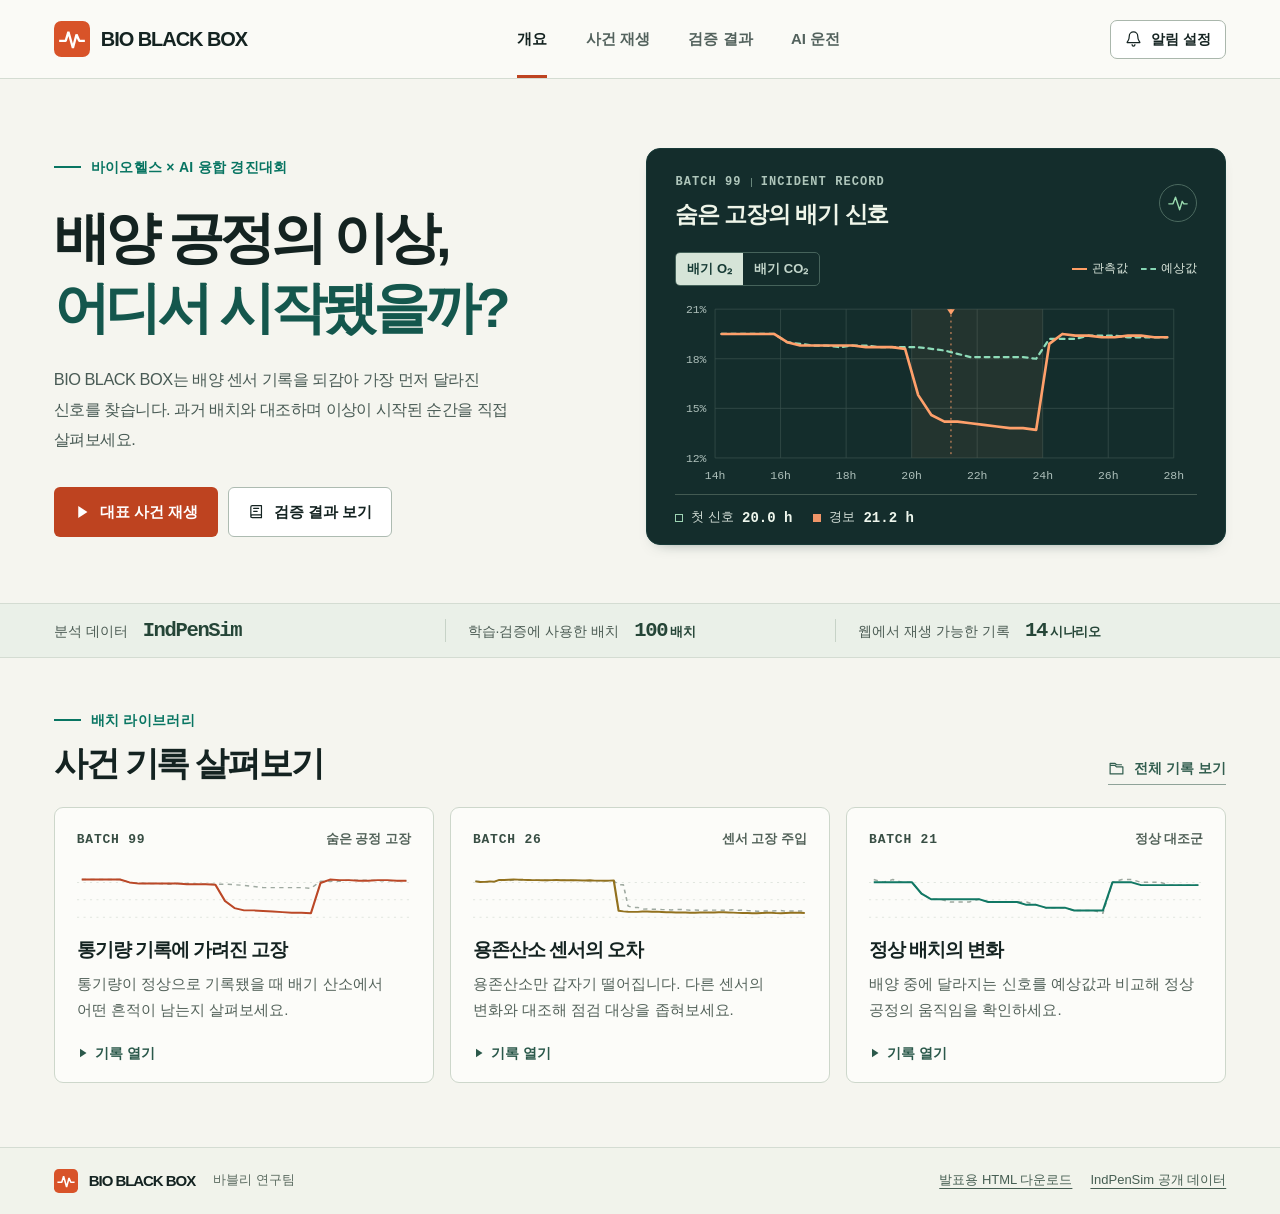
<file: index.html>
<!doctype html><html lang="ko"><head><meta charset="utf-8"><meta name="viewport" content="width=device-width, initial-scale=1"><meta name="theme-color" content="#f5f5ef"><title>BIO BLACK BOX · 배양 공정 분석실</title><meta name="description" content="발효 배치의 센서 기록을 재생하고, 첫 이상 신호를 추적하는 바블리 팀의 바이오 공정 분석실."><link rel="icon" href="./icon.svg" type="image/svg+xml"><link rel="stylesheet" href="./site.css"><link rel="stylesheet" href="./replay.css"><link rel="stylesheet" href="./evidence.css"><link rel="stylesheet" href="./control.css"><script src="./replay.js" defer></script><script src="./control.js" defer></script><script src="./site.js" defer></script></head><body>
<a class="skip" href="#main" id="skip">본문으로 이동</a>
<header class="mast"><div class="wrap mast-row"><a class="brand" href="#home" aria-label="BIO BLACK BOX 홈"><svg class="logo-mark" viewBox="0 0 40 40" aria-hidden="true"><rect width="40" height="40" rx="8" fill="#d85329"/><path d="M7 22h6l3-10 5 18 4-15 3 7h5" fill="none" stroke="#fff" stroke-linecap="square" stroke-width="2.6" stroke-linejoin="bevel"/></svg><span>BIO BLACK BOX</span></a><nav aria-label="주 메뉴" class="nav" id="nav"><a href="#home" data-route="home">개요</a><a href="#replay" data-route="replay">사건 재생</a><a href="#evidence" data-route="evidence">검증 결과</a><a href="#pilot" data-route="pilot">AI 운전</a></nav><div class="head-actions"><a class="notify-link" href="#notify" data-route="notify"><svg aria-hidden="true" viewBox="0 0 24 24" width="20" height="20" fill="none" stroke="currentColor" stroke-width="1.7" stroke-linecap="round" stroke-linejoin="round"><path d="M18 8a6 6 0 0 0-12 0c0 7-3 7-3 9h18c0-2-3-2-3-9ZM10 20a2 2 0 0 0 4 0"/></svg><span>알림 설정</span></a><button type="button" id="menu-toggle" aria-label="메뉴 열기" aria-expanded="false" aria-controls="nav"><svg aria-hidden="true" viewBox="0 0 24 24" width="20" height="20" fill="none" stroke="currentColor" stroke-width="1.7" stroke-linecap="round" stroke-linejoin="round"><path d="M3 6h18M3 12h18M3 18h18"/></svg></button></div></div></header>
<main id="main" tabindex="-1"><section class="view" id="home">
<div class="wrap hero"><div class="hero-copy"><p class="eyebrow"><span></span>바이오헬스 × AI 융합 경진대회</p><h1>배양 공정의 이상,<br><strong>어디서 시작됐을까?</strong></h1><p class="hero-desc">BIO BLACK BOX는 배양 센서 기록을 되감아 가장 먼저 달라진 신호를 찾습니다. 과거 배치와 대조하며 이상이 시작된 순간을 직접 살펴보세요.</p><div class="hero-actions"><a class="action primary" href="#guided"><svg aria-hidden="true" viewBox="0 0 24 24" width="20" height="20" fill="none" stroke="currentColor" stroke-width="1.7" stroke-linecap="round" stroke-linejoin="round"><path d="M6 3.5v17l13-8.5z" fill="currentColor" stroke="none"/></svg>대표 사건 재생</a><a class="action secondary" href="#evidence"><svg aria-hidden="true" viewBox="0 0 24 24" width="20" height="20" fill="none" stroke="currentColor" stroke-width="1.7" stroke-linecap="round" stroke-linejoin="round"><path d="M4 19V5a2 2 0 0 1 2-2h13v17H6a2 2 0 0 1-2-2c0-1 .9-2 2-2h13M8 7h7m-7 4h5"/></svg>검증 결과 보기</a></div></div>
<figure class="console"><div class="console-title"><div><div class="console-label">BATCH 99 <i></i> INCIDENT RECORD</div><figcaption>숨은 고장의 배기 신호</figcaption></div><span class="console-icon"><svg aria-hidden="true" viewBox="0 0 24 24" width="20" height="20" fill="none" stroke="currentColor" stroke-width="1.7" stroke-linecap="round" stroke-linejoin="round"><path d="M1 13h5l3-8 5 15 3-10 2 3h4"/></svg></span></div><div class="chart-tools"><div class="plot-switch" role="group" aria-label="그래프 신호"><button data-gas="oxygen" aria-pressed="true">배기 O₂</button><button data-gas="carbon" aria-pressed="false">배기 CO₂</button></div><div class="legend"><span><i></i>관측값</span><span><i></i>예상값</span></div></div><div id="oxygen" class="hero-plot"><svg class="mainplot" role="img" aria-label="배치 99의 배기 가스 기록, 14시간부터 28시간까지. 20시간 이후 관측값과 예상값이 갈라지며 21.2시간에 경보 발생." viewBox="0 0 547 210"><g class="grid"><line x1="42" y1="174.00" x2="523" y2="174.00"/><text class="value" x="33" y="178.00" text-anchor="end">12%</text><line x1="42" y1="122.00" x2="523" y2="122.00"/><text class="value" x="33" y="126.00" text-anchor="end">15%</text><line x1="42" y1="70.00" x2="523" y2="70.00"/><text class="value" x="33" y="74.00" text-anchor="end">18%</text><line x1="42" y1="18.00" x2="523" y2="18.00"/><text class="value" x="33" y="22.00" text-anchor="end">21%</text><line x1="42.00" y1="18" x2="42.00" y2="174"/><text class="value" x="42.00" y="196" text-anchor="middle">14h</text><line x1="110.71" y1="18" x2="110.71" y2="174"/><text class="value" x="110.71" y="196" text-anchor="middle">16h</text><line x1="179.43" y1="18" x2="179.43" y2="174"/><text class="value" x="179.43" y="196" text-anchor="middle">18h</text><line x1="248.14" y1="18" x2="248.14" y2="174"/><text class="value" x="248.14" y="196" text-anchor="middle">20h</text><line x1="316.86" y1="18" x2="316.86" y2="174"/><text class="value" x="316.86" y="196" text-anchor="middle">22h</text><line x1="385.57" y1="18" x2="385.57" y2="174"/><text class="value" x="385.57" y="196" text-anchor="middle">24h</text><line x1="454.29" y1="18" x2="454.29" y2="174"/><text class="value" x="454.29" y="196" text-anchor="middle">26h</text><line x1="523.00" y1="18" x2="523.00" y2="174"/><text class="value" x="523.00" y="196" text-anchor="middle">28h</text></g><path class="window" d="M248.14,18H385.57V174H248.14Z"/><polyline class="expected" points="48.87,44.00 62.61,44.00 76.36,44.00 90.10,44.00 103.84,44.00 117.59,52.67 131.33,54.40 145.07,56.13 158.81,56.13 172.56,57.87 186.30,56.13 200.04,56.13 213.79,57.87 227.53,57.87 241.27,57.87 255.01,57.87 268.76,59.60 282.50,61.33 296.24,64.80 309.99,68.27 323.73,68.27 337.47,68.27 351.21,68.27 364.96,68.27 378.70,70.00 392.44,49.20 406.19,49.20 419.93,49.20 433.67,45.73 447.41,45.73 461.16,45.73 474.90,47.47 488.64,47.47 502.39,47.47 516.13,47.47"/><polyline class="observed" points="48.87,44.00 62.61,44.00 76.36,44.00 90.10,44.00 103.84,44.00 117.59,52.67 131.33,56.13 145.07,56.13 158.81,56.13 172.56,56.13 186.30,56.13 200.04,57.87 213.79,57.87 227.53,57.87 241.27,59.60 255.01,108.13 268.76,128.93 282.50,135.87 296.24,135.87 309.99,137.60 323.73,139.33 337.47,141.07 351.21,142.80 364.96,142.80 378.70,144.53 392.44,54.40 406.19,44.00 419.93,45.73 433.67,45.73 447.41,47.47 461.16,47.47 474.90,45.73 488.64,45.73 502.39,47.47 516.13,47.47"/><line class="eventline" x1="289.37" x2="289.37" y1="18" y2="174"/><path class="pin" d="M285.37,18 h8 l-4,6z"/></svg></div><div id="carbon" class="hero-plot" hidden><svg class="mainplot" role="img" aria-label="배치 99의 배기 가스 기록, 14시간부터 28시간까지. 20시간 이후 관측값과 예상값이 갈라지며 21.2시간에 경보 발생." viewBox="0 0 547 210"><g class="grid"><line x1="42" y1="174.00" x2="523" y2="174.00"/><text class="value" x="33" y="178.00" text-anchor="end">0%</text><line x1="42" y1="96.00" x2="523" y2="96.00"/><text class="value" x="33" y="100.00" text-anchor="end">1%</text><line x1="42" y1="18.00" x2="523" y2="18.00"/><text class="value" x="33" y="22.00" text-anchor="end">2%</text><line x1="42.00" y1="18" x2="42.00" y2="174"/><text class="value" x="42.00" y="196" text-anchor="middle">14h</text><line x1="110.71" y1="18" x2="110.71" y2="174"/><text class="value" x="110.71" y="196" text-anchor="middle">16h</text><line x1="179.43" y1="18" x2="179.43" y2="174"/><text class="value" x="179.43" y="196" text-anchor="middle">18h</text><line x1="248.14" y1="18" x2="248.14" y2="174"/><text class="value" x="248.14" y="196" text-anchor="middle">20h</text><line x1="316.86" y1="18" x2="316.86" y2="174"/><text class="value" x="316.86" y="196" text-anchor="middle">22h</text><line x1="385.57" y1="18" x2="385.57" y2="174"/><text class="value" x="385.57" y="196" text-anchor="middle">24h</text><line x1="454.29" y1="18" x2="454.29" y2="174"/><text class="value" x="454.29" y="196" text-anchor="middle">26h</text><line x1="523.00" y1="18" x2="523.00" y2="174"/><text class="value" x="523.00" y="196" text-anchor="middle">28h</text></g><path class="window" d="M248.14,18H385.57V174H248.14Z"/><polyline class="expected" points="48.87,140.23 62.61,139.21 76.36,138.20 90.10,137.26 103.84,136.25 117.59,135.16 131.33,133.60 145.07,132.27 158.81,130.40 172.56,128.76 186.30,127.20 200.04,125.72 213.79,124.24 227.53,122.68 241.27,120.96 255.01,131.10 268.76,129.70 282.50,129.54 296.24,95.77 309.99,93.35 323.73,89.60 337.47,85.94 351.21,76.11 364.96,73.85 378.70,71.20 392.44,68.78 406.19,66.20 419.93,64.88 433.67,110.59 447.41,110.82 461.16,110.43 474.90,109.65 488.64,108.95 502.39,108.40 516.13,107.78"/><polyline class="observed" points="48.87,140.30 62.61,139.29 76.36,138.35 90.10,137.34 103.84,136.33 117.59,135.23 131.33,133.67 145.07,132.11 158.81,130.55 172.56,128.99 186.30,127.43 200.04,125.87 213.79,124.31 227.53,122.68 241.27,121.12 255.01,69.56 268.76,59.26 282.50,53.72 296.24,48.65 309.99,43.66 323.73,38.67 337.47,33.60 351.21,28.53 364.96,23.46 378.70,18.47 392.44,108.01 406.19,113.00 419.93,112.38 433.67,111.76 447.41,111.05 461.16,110.43 474.90,109.81 488.64,109.10 502.39,108.48 516.13,107.93"/><line class="eventline" x1="289.37" x2="289.37" y1="18" y2="174"/><path class="pin" d="M285.37,18 h8 l-4,6z"/></svg></div><div class="console-bottom"><div><span class="status-line"></span>첫 신호 <b>20.0 h</b></div><div><span class="status-line orange"></span>경보 <b>21.2 h</b></div></div></figure></div>
<div class="facts-band"><div class="wrap facts">
<div><span>분석 데이터</span><b>IndPenSim</b></div><div><span>학습·검증에 사용한 배치</span><b>100<small> 배치</small></b></div><div><span>웹에서 재생 가능한 기록</span><b>14<small> 시나리오</small></b></div></div></div>
<div class="wrap cases"><div class="section-heading"><div><p class="eyebrow"><span></span>배치 라이브러리</p><h2>사건 기록 살펴보기</h2></div><a class="text-action" href="#replay"><svg aria-hidden="true" viewBox="0 0 24 24" width="20" height="20" fill="none" stroke="currentColor" stroke-width="1.7" stroke-linecap="round" stroke-linejoin="round"><path d="M3 7h7l2 2h9v10H3zM3 7V4h7l2 2h7"/></svg>전체 기록 보기</a></div><div class="case-grid"><a class="case" href="#replay/hidden99"><div class="case-top"><span class="batch-tag">BATCH 99</span><span class="case-kind">숨은 공정 고장</span></div><svg aria-hidden="true" viewBox="0 0 310 56" preserveAspectRatio="none" class="spark red"><path class="sparkgrid" d="M0 16h310M0 34h310M0 52h310"/><polyline class="sparke" points="4.4,13.0 13.3,13.0 22.1,13.0 31.0,13.0 39.9,13.0 48.7,16.0 57.6,16.6 66.4,17.2 75.3,17.2 84.1,17.8 93.0,17.2 101.9,17.2 110.7,17.8 119.6,17.8 128.4,17.8 137.3,17.8 146.1,18.4 155.0,19.0 163.9,20.2 172.7,21.4 181.6,21.4 190.4,21.4 199.3,21.4 208.1,21.4 217.0,22.1 225.9,14.8 234.7,14.8 243.6,14.8 252.4,13.6 261.3,13.6 270.1,13.6 279.0,14.2 287.9,14.2 296.7,14.2 305.6,14.2"/><polyline class="sparka" points="4.4,13.0 13.3,13.0 22.1,13.0 31.0,13.0 39.9,13.0 48.7,16.0 57.6,17.2 66.4,17.2 75.3,17.2 84.1,17.2 93.0,17.2 101.9,17.8 110.7,17.8 119.6,17.8 128.4,18.4 137.3,35.3 146.1,42.6 155.0,45.0 163.9,45.0 172.7,45.6 181.6,46.2 190.4,46.8 199.3,47.4 208.1,47.4 217.0,48.0 225.9,16.6 234.7,13.0 243.6,13.6 252.4,13.6 261.3,14.2 270.1,14.2 279.0,13.6 287.9,13.6 296.7,14.2 305.6,14.2"/></svg><h3>통기량 기록에 가려진 고장</h3><p>통기량이 정상으로 기록됐을 때 배기 산소에서 어떤 흔적이 남는지 살펴보세요.</p><span class="case-open"><svg aria-hidden="true" viewBox="0 0 24 24" width="20" height="20" fill="none" stroke="currentColor" stroke-width="1.7" stroke-linecap="round" stroke-linejoin="round"><path d="M6 3.5v17l13-8.5z" fill="currentColor" stroke="none"/></svg>기록 열기</span></a><a class="case" href="#replay/do26"><div class="case-top"><span class="batch-tag">BATCH 26</span><span class="case-kind">센서 고장 주입</span></div><svg aria-hidden="true" viewBox="0 0 310 56" preserveAspectRatio="none" class="spark amber"><path class="sparkgrid" d="M0 16h310M0 34h310M0 52h310"/><polyline class="sparke" points="2.2,14.7 6.6,15.1 11.1,15.2 15.5,15.3 19.9,15.2 24.4,14.1 28.8,13.6 33.2,14.1 37.6,13.6 42.1,13.4 46.5,13.5 50.9,13.3 55.4,13.5 59.8,13.6 64.2,13.7 68.6,13.9 73.1,14.1 77.5,13.8 81.9,13.8 86.4,13.7 90.8,13.8 95.2,14.0 99.6,14.1 104.1,14.2 108.5,14.3 112.9,14.3 117.4,14.2 121.8,14.2 126.2,14.4 130.6,14.5 135.1,18.3 139.5,18.5 143.9,40.6 148.4,42.0 152.8,41.9 157.2,43.7 161.6,43.6 166.1,43.9 170.5,43.8 174.9,44.1 179.4,44.3 183.8,44.5 188.2,44.2 192.6,44.0 197.1,44.4 201.5,44.8 205.9,44.6 210.4,44.9 214.8,45.1 219.2,44.7 223.6,44.7 228.1,44.8 232.5,44.9 236.9,44.6 241.4,44.4 245.8,44.8 250.2,44.6 254.6,45.1 259.1,45.4 263.5,45.9 267.9,45.7 272.4,45.6 276.8,45.6 281.2,45.3 285.6,45.1 290.1,45.9 294.5,45.5 298.9,45.8 303.4,45.6 307.8,45.6"/><polyline class="sparka" points="2.2,14.9 6.6,15.5 11.1,15.4 15.5,15.0 19.9,15.2 24.4,13.4 28.8,13.4 33.2,13.2 37.6,13.0 42.1,13.1 46.5,13.3 50.9,13.4 55.4,13.6 59.8,13.6 64.2,13.8 68.6,13.7 73.1,13.6 77.5,13.5 81.9,13.8 86.4,13.8 90.8,13.7 95.2,13.8 99.6,13.9 104.1,14.0 108.5,13.8 112.9,14.1 117.4,14.1 121.8,14.2 126.2,14.1 130.6,14.0 135.1,45.4 139.5,46.0 143.9,46.4 148.4,46.5 152.8,46.5 157.2,46.1 161.6,46.2 166.1,46.4 170.5,46.3 174.9,46.6 179.4,46.9 183.8,47.0 188.2,47.1 192.6,47.2 197.1,47.2 201.5,47.4 205.9,47.4 210.4,47.1 214.8,47.2 219.2,47.2 223.6,47.2 228.1,47.0 232.5,47.0 236.9,47.1 241.4,47.3 245.8,47.6 250.2,47.7 254.6,47.7 259.1,47.9 263.5,47.9 267.9,47.7 272.4,47.4 276.8,47.5 281.2,47.8 285.6,48.0 290.1,47.7 294.5,47.4 298.9,47.4 303.4,47.5 307.8,47.7"/></svg><h3>용존산소 센서의 오차</h3><p>용존산소만 갑자기 떨어집니다. 다른 센서의 변화와 대조해 점검 대상을 좁혀보세요.</p><span class="case-open"><svg aria-hidden="true" viewBox="0 0 24 24" width="20" height="20" fill="none" stroke="currentColor" stroke-width="1.7" stroke-linecap="round" stroke-linejoin="round"><path d="M6 3.5v17l13-8.5z" fill="currentColor" stroke="none"/></svg>기록 열기</span></a><a class="case" href="#replay/normal21"><div class="case-top"><span class="batch-tag">BATCH 21</span><span class="case-kind">정상 대조군</span></div><svg aria-hidden="true" viewBox="0 0 310 56" preserveAspectRatio="none" class="spark teal"><path class="sparkgrid" d="M0 16h310M0 34h310M0 52h310"/><polyline class="sparke" points="4.4,13.0 13.3,15.9 22.1,13.0 31.0,15.9 39.9,15.9 48.7,27.6 57.6,33.4 66.4,33.4 75.3,36.3 84.1,36.3 93.0,36.3 101.9,33.4 110.7,36.3 119.6,36.3 128.4,36.3 137.3,36.3 146.1,36.3 155.0,39.2 163.9,42.2 172.7,42.2 181.6,42.2 190.4,45.1 199.3,45.1 208.1,45.1 217.0,48.0 225.9,15.9 234.7,13.0 243.6,13.0 252.4,15.9 261.3,15.9 270.1,15.9 279.0,18.8 287.9,18.8 296.7,18.8 305.6,18.8"/><polyline class="sparka" points="4.4,15.9 13.3,15.9 22.1,15.9 31.0,15.9 39.9,15.9 48.7,27.6 57.6,33.4 66.4,33.4 75.3,33.4 84.1,33.4 93.0,33.4 101.9,33.4 110.7,36.3 119.6,36.3 128.4,36.3 137.3,36.3 146.1,39.2 155.0,39.2 163.9,42.2 172.7,42.2 181.6,42.2 190.4,45.1 199.3,45.1 208.1,45.1 217.0,45.1 225.9,15.9 234.7,15.9 243.6,15.9 252.4,18.8 261.3,18.8 270.1,18.8 279.0,18.8 287.9,18.8 296.7,18.8 305.6,18.8"/></svg><h3>정상 배치의 변화</h3><p>배양 중에 달라지는 신호를 예상값과 비교해 정상 공정의 움직임을 확인하세요.</p><span class="case-open"><svg aria-hidden="true" viewBox="0 0 24 24" width="20" height="20" fill="none" stroke="currentColor" stroke-width="1.7" stroke-linecap="round" stroke-linejoin="round"><path d="M6 3.5v17l13-8.5z" fill="currentColor" stroke="none"/></svg>기록 열기</span></a></div></div>
</section><section class="view" id="replay" hidden><div class="wrap" id="replay-root"><p>배치 기록을 여는 중입니다.</p></div></section><section class="view" id="evidence" hidden><div class="wrap ev-page">
  <header class="ev-header">
    <p class="ev-kicker">검증 결과</p>
    <h1>고장을 얼마나 잘 찾았을까?</h1>
    <p>같은 발효 배치에 세 가지 감시 방법을 적용해, 첫 고장을 찾은 횟수와 정상 배치에서 잘못 울린 경보를 비교했습니다.</p>
  </header>

  <section class="ev-study" aria-labelledby="ev-detection">
    <div class="ev-title-row"><h2 id="ev-detection">공개 배치 기록에서의 탐지 성능</h2><span class="ev-meta">IndPenSim · 시뮬레이션</span></div>
    <div class="ev-grid">
      <article class="ev-metric">
        <h3>첫 고장을 찾은 배치</h3>
        <p class="ev-number">10<span>/ 10</span></p>
        <p class="ev-desc">고장이 있는 평가 배치 10개에서 모두 첫 고장을 찾았습니다.</p>
        <div class="ev-bars" aria-label="첫 고장 탐지 비교">
          <div class="ev-bar-row"><span>블랙박스</span><span class="ev-track" aria-hidden="true"><i style="width:100%"></i></span><b>10/10</b></div>
          <div class="ev-bar-row"><span>고정 기준</span><span class="ev-track" aria-hidden="true"><i style="width:100%"></i></span><b>10/10</b></div>
          <div class="ev-bar-row"><span>PCA</span><span class="ev-track" aria-hidden="true"><i style="width:20%"></i></span><b>2/10</b></div>
        </div>
      </article>
      <article class="ev-metric">
        <h3>오경보가 울린 정상 배치</h3>
        <p class="ev-number">4<span>/ 20</span></p>
        <p class="ev-desc">정상 배치 20개 중 경보가 한 번이라도 울린 배치 수입니다. 적을수록 좋습니다.</p>
        <div class="ev-bars" aria-label="오경보 발생 배치 수 비교">
          <div class="ev-bar-row"><span>블랙박스</span><span class="ev-track" aria-hidden="true"><i style="width:20%"></i></span><b>4/20</b></div>
          <div class="ev-bar-row"><span>고정 기준</span><span class="ev-track" aria-hidden="true"><i style="width:95%"></i></span><b>19/20</b></div>
          <div class="ev-bar-row"><span>PCA</span><span class="ev-track" aria-hidden="true"><i style="width:20%"></i></span><b>4/20</b></div>
        </div>
      </article>
      <article class="ev-metric">
        <h3>숨은 고장을 찾은 구간</h3>
        <p class="ev-number">12<span>/ 15</span></p>
        <p class="ev-desc">공급 유량이 정상으로 기록된 조건에서도 배기 가스 변화를 따라 고장을 찾았습니다.</p>
        <div class="ev-bars" aria-label="숨은 고장 구간 탐지 비교">
          <div class="ev-bar-row"><span>블랙박스</span><span class="ev-track" aria-hidden="true"><i style="width:80%"></i></span><b>12/15</b></div>
          <div class="ev-bar-row"><span>고정 기준</span><span class="ev-track" aria-hidden="true"><i style="width:73.3333%"></i></span><b>11/15</b></div>
          <div class="ev-bar-row"><span>PCA</span><span class="ev-track" aria-hidden="true"><i style="width:0"></i></span><b>0/15</b></div>
        </div>
      </article>
    </div>
    <details class="ev-detail"><summary>100개 배치의 용도와 숨은 고장 시험 조건</summary>
      <div class="ev-detail-body"><p>정상 52배치로 모델을 학습하고 별도의 정상 18배치로 경보 한계를 정했습니다. 평가에는 정상 20배치와 공급·통기·염기·냉각수 고장이 포함된 10배치를 사용했습니다. 고정 기준은 변수별 허용 범위를, 주성분 분석(PCA)은 여러 변수의 동시 변화를 감시합니다.</p><p>숨은 고장 시험에서는 통기량과 당 공급량의 기록을 계획값으로 덮어써 15개 구간을 평가했습니다. 블랙박스가 찾은 12개 구간에서 탐지 지연 중앙값은 1.2시간입니다.</p></div>
    </details>
  </section>

  <section class="ev-study" aria-labelledby="ev-forensic">
    <div class="ev-title-row"><h2 id="ev-forensic">경보에서 사건 카드까지</h2></div>
    <div class="ev-two">
      <div class="ev-copy"><h3>발효 공정의 반응으로 원인을 좁힙니다</h3><p>운전 계획과 실제 유량을 대조하고, 랜덤 포레스트로 같은 조건에서 예상되는 용존산소·pH·온도·배기 가스를 추정합니다. 측정값과 예상값의 차이가 쌓이면 경보를 냅니다. First Domino는 어느 신호가 먼저 달라졌는지 찾고, 사건 카드는 유사 사례와 점검 항목을 보여줍니다.</p></div>
      <dl class="ev-results">
        <div><dt>최초 이탈 후보가 주입 고장 변수와 일치</dt><dd>18<span>/21</span></dd></div>
        <div><dt>가장 유사한 사례가 같은 고장 유형</dt><dd>21<span>/21</span></dd></div>
        <div><dt>동종 사례를 제거했을 때 ‘유사 사례 없음’으로 판정</dt><dd>18<span>/21</span></dd></div>
      </dl>
    </div>
    <details class="ev-detail"><summary>센서의 측정 오류는 어떻게 구분했나요?</summary>
      <div class="ev-detail-body"><p>한 센서를 제외한 다른 신호로 해당 센서값을 추정합니다. 용존산소(DO) 기록에 4 mg/L의 일정한 오차를 넣은 시험에서는 20건 중 19건, 시간당 0.3 mg/L씩 변하는 오차를 넣은 시험에서는 20건 모두를 탐지했습니다.</p><p>반면 160시간에 걸쳐 온도가 0.4 K, pH가 0.1만큼 서서히 벗어나는 조건에서는 이상을 거의 찾지 못했습니다. 최종 원인과 실제 조치 결과는 담당자가 확인합니다.</p></div>
    </details>
  </section>

  <section class="ev-study" aria-labelledby="ev-pilot">
    <div class="ev-title-row"><h2 id="ev-pilot">AI 배양 조종사의 생산량과 원료 사용</h2><span class="ev-meta">PenSimPy · 정상 8배치 평균</span></div>
    <div class="ev-production">
      <div class="ev-yield"><strong>+9.2<span>%</span></strong><p>배치당 총생산량<br><b>3,536 → 3,862 kg</b></p></div>
      <div class="ev-copy"><h3>원료를 더 쓰면 총생산량도 늘어납니다</h3><p>기존 레시피와 비교해 당 공급량은 약 13% 늘고, 당 1 kL당 생산량은 평균 3.7% 줄었습니다. 당 공급을 고정한 별도 4배치 시험에서는 총생산량이 1.7% 늘었습니다. 경제성 평가는 당과 전력의 비용까지 포함해야 합니다.</p></div>
    </div>
    <details class="ev-detail"><summary>운전 조건별 생산량과 승인 지연 비교</summary><div class="ev-detail-body">
      <p>AI는 8시간마다 후보 설정값에 따른 24시간 뒤의 생산량을 예측합니다. 시뮬레이션에서 자동 모드는 허용 범위 안의 설정값을 적용했고 승인 모드는 적용을 2시간 늦췄습니다.</p>
      <div class="ev-scroll" tabindex="0" role="region" aria-label="조건별 평균 생산량 비교표">
        <table class="ev-table"><caption>배치당 평균 총 페니실린 생산량 (kg)</caption>
          <thead><tr><th scope="col">조건</th><th scope="col">배치 수</th><th scope="col">기존 레시피</th><th scope="col">범위 내 자동</th><th scope="col">2시간 지연 승인</th></tr></thead>
          <tbody>
            <tr><th scope="row">정상</th><td>8</td><td>3,536</td><td>3,862</td><td>—</td></tr>
            <tr><th scope="row">정상 · 당 공급 고정</th><td>4</td><td>3,527</td><td>3,586</td><td>—</td></tr>
            <tr><th scope="row">공기 공급 고장</th><td>2</td><td>3,040</td><td>3,319</td><td>3,315</td></tr>
            <tr><th scope="row">압력 고장</th><td>2</td><td>2,802</td><td>3,269</td><td>3,224</td></tr>
            <tr><th scope="row">기질 공급 고장</th><td>2</td><td>2,938</td><td>3,120</td><td>3,118</td></tr>
          </tbody>
        </table>
      </div>
      <p class="ev-footnote">—는 비교값이 없는 조건입니다. 정상 8배치 중 1개에서는 온도·pH·용존산소가 설정 범위 안에 머문 시간 비율이 95.7%에서 93.8%로 낮아졌습니다.</p>
    </div></details>
  </section>

  <section class="ev-study" aria-labelledby="ev-transfer">
    <div class="ev-title-row"><h2 id="ev-transfer">새 운전 조건에 맞추면 달라지는 점</h2></div>
    <div class="ev-two"><div class="ev-copy"><h3>운전자가 의도한 변화도 학습에 포함합니다</h3><p>다른 공장을 모사한 시뮬레이션에서 기존 모델을 그대로 적용하자 정상 16배치 중 13배치에서 경보가 울렸습니다. 새 환경의 표준 레시피 50배치로 다시 학습하면 4배치로, 허용 범위 안에서 조건을 바꾼 40배치를 추가하면 1배치로 줄었습니다.</p></div>
      <div class="ev-calibration"><p>정상 16배치 중 오경보 발생 배치 수</p><div><b>13<small>재학습 전</small></b><em aria-hidden="true">→</em><b>4<small>레시피 50배치</small></b><em aria-hidden="true">→</em><b>1<small>운전 범위 40배치 추가</small></b></div></div>
    </div>
    <details class="ev-detail"><summary>AI 운전 중 모니터링과 실제 도입 계획</summary><div class="ev-detail-body"><p>별도 AI 운전 시험에서 정상 4배치의 오경보는 합계 38회에서 1회로 줄었습니다. 고장을 넣은 14배치에서는 고장 구간 31개를 모두 찾았고 구간 밖 경보는 128회에서 0회로 줄었습니다. 여기서 오경보는 경보가 발생한 횟수입니다.</p><p>현장 도입 시에는 먼저 과거 배치와 일탈 보고서에서 탐지 성능을 확인하고, 읽기 전용 감시를 거쳐 사용자 승인 운전과 제한된 자동 운전을 평가할 계획입니다. 공장별 학습량, 조사 시간 절감 효과와 경제성은 실제 기록으로 검증해야 합니다.</p></div></details>
  </section>
  <footer class="ev-sources">
    <div><h2>자료 출처</h2><p>수치와 시험 조건은 팀 바블리 최종 보고서의 표 2·4·5와 본문을 따릅니다.</p></div>
    <div class="ev-source-links">
      <a href="https://data.mendeley.com/datasets/pdnjz7zz5x/2" target="_blank" rel="noopener noreferrer">IndPenSim 데이터셋 · Mendeley Data <span aria-hidden="true">↗</span></a>
      <a href="https://github.com/smpl-env/PenSimPy" target="_blank" rel="noopener noreferrer">PenSimPy · 공개 Python 구현 <span aria-hidden="true">↗</span></a>
    </div>
  </footer>
</div>
</section><section class="view" id="pilot" hidden><div class="wrap" id="pilot-root"></div></section><section class="view" id="notify" hidden><div class="wrap" id="notify-root"></div></section></main>
<footer><div class="wrap foot"><div class="foot-id"><svg class="logo-mark" viewBox="0 0 40 40" aria-hidden="true"><rect width="40" height="40" rx="8" fill="#d85329"/><path d="M7 22h6l3-10 5 18 4-15 3 7h5" fill="none" stroke="#fff" stroke-linecap="square" stroke-width="2.6" stroke-linejoin="bevel"/></svg><strong>BIO BLACK BOX</strong><span>바블리 연구팀</span></div><div class="foot-links"><a href="./presentation.html" download="BIO_BLACK_BOX.html" id="offline-export">발표용 HTML 다운로드</a><a href="https://data.mendeley.com/datasets/pdnjz7zz5x/2" target="_blank" rel="noopener noreferrer">IndPenSim 공개 데이터</a></div></div></footer><noscript>사건 재생과 알림 설정을 사용하려면 브라우저의 자바스크립트를 켜 주세요.</noscript></body></html>
</file>
<file: site.css>
:root{color-scheme:light;--paper:#f5f5ef;--white:#fff;--ink:#142321;--muted:#52635e;--line:#d4dcd2;--green:#087562;--orange:#be4320;--mono:"IBM Plex Mono","SFMono-Regular",Consolas,"Liberation Mono",monospace;--sans:Inter,"Instrument Sans","Apple SD Gothic Neo","Noto Sans KR","Noto Sans CJK KR","Malgun Gothic",Arial,sans-serif}
*,*::before,*::after{box-sizing:border-box}
body{margin:0;min-width:300px;background:var(--paper);color:var(--ink);font-family:var(--sans);font-size:16px;line-height:1.6;-webkit-font-smoothing:antialiased;overflow-wrap:break-word;word-break:keep-all}
button,input,select,textarea{font:inherit}button,a,input,select,textarea{-webkit-tap-highlight-color:transparent}button{cursor:pointer}button:disabled{cursor:default}a{color:inherit}a:focus-visible,button:focus-visible,select:focus-visible,input:focus-visible,summary:focus-visible{outline:3px solid #167eab;outline-offset:4px}
[hidden]{display:none!important}.wrap{width:min(1224px,calc(100% - clamp(40px,8.4vw,144px)));margin-inline:auto}
.mast{background:#fafaf6;border-bottom:1px solid var(--line);position:relative;z-index:5}
.mast-row{height:78px;display:flex;align-items:center;justify-content:space-between;gap:22px}
.brand,.foot-id{display:inline-flex;align-items:center;gap:11px;text-decoration:none;white-space:nowrap}.brand span,.foot-id strong{font-family:"Arial Narrow",Arial,sans-serif;font-size:20px;font-weight:900;letter-spacing:-1.05px;line-height:1}
.logo-mark{width:36px;height:36px;flex:none}.nav{display:flex;gap:clamp(22px,3vw,46px);align-items:center;height:100%}.nav a,.notify-link,.text-action,.action,.case-open{display:inline-flex;align-items:center;justify-content:center;gap:9px;text-decoration:none}.nav a{font-size:15px;font-weight:650;color:#53625d;height:100%;position:relative}.nav a:hover,.nav a[aria-current="page"]{color:var(--ink)}.nav a[aria-current="page"]:after{content:"";position:absolute;bottom:0;height:3px;left:0;right:0;background:var(--orange)}
.head-actions{display:flex;gap:9px;align-items:center}.notify-link{height:39px;padding:0 14px;font-size:14px;font-weight:700;border-radius:7px;border:1px solid #aab7ac;background:#fff}.notify-link:hover,.notify-link[aria-current="page"]{border-color:var(--ink);background:#eef3ed}.notify-link svg{width:17px}.skip{position:fixed;top:-100px;left:12px;z-index:10;background:var(--ink);color:white;padding:8px 14px}.skip:focus{top:8px}
#main{min-height:calc(100vh - 220px);outline:none}#menu-toggle{display:none;background:none;border:1px solid var(--line);border-radius:7px;width:39px;height:39px;align-items:center;justify-content:center}
.hero{display:grid;grid-template-columns:minmax(0,.92fr) minmax(0,1fr);gap:clamp(30px,4.6vw,84px);align-items:center;padding:clamp(52px,5.4vw,82px) 0 clamp(44px,4.5vw,66px)}.eyebrow{margin:0;color:var(--green);display:flex;gap:10px;align-items:center;font-size:14px;font-weight:750;letter-spacing:.02em}.eyebrow span{width:27px;height:2px;background:var(--green);flex:none}.hero h1{font-size:clamp(41px,4.4vw,68px);letter-spacing:-.081em;line-height:1.24;margin:25px 0 22px;font-weight:790}.hero h1 strong{font-weight:790;color:#14574d}.hero-desc{color:#495b55;font-size:clamp(16px,1.28vw,19px);line-height:1.83;letter-spacing:-.032em;max-width:29em;margin:0}.hero-actions{display:flex;gap:10px;margin-top:32px;flex-wrap:wrap}.action{border:1px solid transparent;padding:12px 19px;font-weight:750;font-size:15px;border-radius:6px;min-height:48px}.action.primary{background:var(--orange);color:white}.action.primary:hover{background:#9d3217}.action.secondary{border-color:#adbbb1;background:#fff}.action.secondary:hover{border-color:var(--ink)}.action svg{width:17px}
.console{margin:0;color:#eff5e9;background:#142d2c;border-radius:14px;padding:24px clamp(17px,2.2vw,31px) 16px;min-width:0;box-shadow:0 7px 16px -12px #132d2db3;border:1px solid #183a38}
.console-title,.chart-tools,.console-bottom{display:flex;align-items:center;justify-content:space-between;gap:12px}.console-label{display:flex;align-items:center;gap:9px;color:#afc6bb;font:600 12px/1.5 var(--mono);letter-spacing:.09em}.console-label i{height:9px;border-left:1px solid #69877c}.console figcaption{font-weight:750;font-size:clamp(20px,1.8vw,27px);letter-spacing:-.048em;margin:5px 0 0}.console-icon{width:38px;height:38px;display:grid;place-items:center;border:1px solid #4b695f;border-radius:50%;color:#99dbaf}.console-icon svg{width:24px}.chart-tools{margin:19px 0 6px}.plot-switch{display:flex;border:1px solid #46635b;border-radius:5px;overflow:hidden;flex:none}.plot-switch button{appearance:none;border:0;background:transparent;color:#c3d6cb;min-height:32px;padding:2px 11px;font-weight:630;font-size:13px}.plot-switch button[aria-pressed="true"]{background:#d6e4d8;color:#173b35}.legend{display:flex;gap:13px;align-items:center;color:#deeadf}.legend span{display:flex;align-items:center;gap:5px;font-size:12px}.legend i{width:15px;border-top:2px solid #ff9e65}.legend span+span i{border-top:2px dashed #85d5b3}
.mainplot{width:100%;height:auto;display:block;overflow:visible}.grid line{stroke:#38504b;stroke-width:.8}.mainplot .value{fill:#adbfba;font:12px var(--mono)}.window{fill:#ff9a6110}.expected,.observed{fill:none;stroke-linejoin:round;stroke-linecap:round}.expected{stroke:#8edcb9;stroke-width:2.35;stroke-dasharray:5 5}.observed{stroke:#ffa06b;stroke-width:2.8}.eventline{stroke:#ffa06b;stroke-width:1;stroke-dasharray:2 4}.pin{fill:#ffa06b}.console-bottom{border-top:1px solid #435a52;margin-top:2px;padding-top:12px;justify-content:flex-start;gap:21px}.console-bottom div{display:flex;align-items:center;gap:8px;color:#d3ded7;font-size:13px}.console-bottom b{font:650 14px var(--mono);color:#eef6ed}.status-line{width:8px;height:8px;border:1px solid #9ed4b4}.status-line.orange{background:#ef9568;border-color:#ef9568}
.facts-band{border-block:1px solid var(--line);background:#eaf0e8}.facts{display:grid;grid-template-columns:1fr 1fr 1fr;align-items:center;padding-block:15px}.facts>div{display:flex;align-items:baseline;gap:15px;padding-inline:22px;border-left:1px solid #c7d3c7;min-width:0}.facts>div:first-child{padding-left:0;border:0}.facts>div:last-child{padding-right:0}.facts span{font-size:14px;color:#4c5c54}.facts b{font:700 clamp(18px,1.6vw,25px) var(--mono);color:#254537;letter-spacing:-.065em;white-space:nowrap}.facts small{font:650 13px var(--sans);letter-spacing:-.03em}
.cases{padding-block:clamp(38px,4vw,62px) clamp(45px,5vw,78px)}.section-heading{display:flex;align-items:flex-end;justify-content:space-between;gap:15px;margin-bottom:22px}.section-heading h2{margin:9px 0 0;font-size:clamp(28px,2.65vw,39px);line-height:1.3;letter-spacing:-.065em}.text-action{border-bottom:1px solid #8fa399;padding:4px 0;color:#325e4f;font-size:14px;font-weight:700;white-space:nowrap}.text-action svg{width:17px}.case-grid{display:grid;grid-template-columns:repeat(3,minmax(0,1fr));gap:16px}.case{display:flex;flex-direction:column;text-decoration:none;border:1px solid #cdd7cb;background:#fcfcf9;border-radius:9px;overflow:hidden;padding:21px 22px 17px;transition:border-color .15s,box-shadow .15s}.case:hover{border-color:#70978c;box-shadow:0 5px 14px #213b2910}.case-top{display:flex;justify-content:space-between;align-items:center;gap:8px}.batch-tag{font:700 13px var(--mono);letter-spacing:.06em;color:#384e44}.case-kind{font-size:13px;font-weight:600;color:#53635a}.spark{display:block;width:100%;height:54px;margin:17px 0 14px}.sparkgrid{stroke:#e1e6df;stroke-dasharray:2 4;fill:none}.sparka,.sparke{fill:none;stroke-width:2;stroke-linejoin:round}.sparke{stroke:#9ea9a0;stroke-width:1.5;stroke-dasharray:4 4}.sparka{stroke:#bb4827}.amber .sparka{stroke:#92711e}.teal .sparka{stroke:#117864}.case h3{margin:0;font-size:clamp(18px,1.45vw,22px);letter-spacing:-.055em}.case p{font-size:15px;line-height:1.7;margin:7px 0 20px;color:#53625a}.case-open{align-self:flex-start;margin-top:auto;color:#2b594b;font-size:14px;font-weight:700;gap:6px}.case-open svg{width:12px}.foot{display:flex;justify-content:space-between;align-items:center;gap:15px;padding-block:21px}.foot-id .logo-mark{width:24px;height:24px}.foot-id strong{font-size:15px}.foot-id span,.foot>a{color:#5b6b60;font-size:13px}.foot-id span{margin-left:7px}.foot>a{text-underline-offset:4px}body>footer{border-top:1px solid var(--line);background:#f1f3eb}
@media(max-width:1000px){.facts>div{align-items:flex-start;flex-direction:column;gap:2px}.hero h1{font-size:clamp(37px,4.6vw,54px)}.hero{grid-template-columns:1fr 1.08fr;gap:23px}.console{padding-top:18px}.brand span{font-size:18px}.nav{gap:20px}.wrap{width:calc(100% - 52px)}}
@media(max-width:770px){.hero{grid-template-columns:1fr;gap:30px;padding-block:37px}.hero h1{font-size:clamp(37px,7.5vw,55px);margin:14px 0 15px}.hero-desc{max-width:42em}.hero-actions{margin-top:21px}.console{max-width:none}.mainplot{max-height:240px}.case-grid{grid-template-columns:1fr}.case{display:grid;grid-template-columns:minmax(0,1fr) 115px;grid-template-areas:"head head" "title spark" "desc spark" "open open";column-gap:14px}.case-top{grid-area:head;margin-bottom:13px}.case h3{grid-area:title}.case p{grid-area:desc;margin:4px 0 10px}.case .spark{grid-area:spark;margin:0;align-self:center}.case-open{grid-area:open;justify-self:start}.nav{display:none}.nav.open{display:flex;position:absolute;background:#fafaf6;border:1px solid var(--line);left:0;right:0;top:100%;height:auto;padding:10px 24px;gap:10px;justify-content:space-around;box-shadow:0 7px 15px #26382c19}.nav.open a{height:43px}.mast-row{height:62px}.logo-mark{width:32px;height:32px}#menu-toggle{display:flex}.facts>div{padding-inline:13px}.facts span{font-size:13px}}
@media(max-width:480px){.wrap{width:calc(100% - 32px)}.brand{gap:7px}.brand span{font-size:16px}.mast-row{gap:8px}.head-actions{gap:6px}.notify-link{padding-inline:9px;font-size:13px;gap:5px}.hero{padding-top:29px}.console{padding:16px 12px 12px;border-radius:9px}.console-icon{width:31px;height:31px}.console-title,.chart-tools,.console-bottom{gap:7px}.chart-tools{margin-top:12px}.legend{gap:6px}.legend i{width:11px}.plot-switch button{padding:2px 7px}.eyebrow{font-size:13px}.action{padding:10px 14px}.console-bottom{gap:15px}.facts{grid-template-columns:.93fr 1fr 1.03fr}.facts>div{padding-inline:9px}.facts span{font-size:12px;line-height:1.45}.facts b{font-size:17px}.facts small{font-size:11px}.section-heading{align-items:flex-end}.section-heading h2{font-size:27px}.text-action{font-size:13px;gap:4px}.case{padding:16px;grid-template-columns:minmax(0,1fr) 85px}.foot{flex-wrap:wrap;gap:8px}.foot-id span{margin-left:0}}
@media(prefers-reduced-motion:reduce){*,*::before,*::after{scroll-behavior:auto!important;transition:none!important;animation-duration:.001ms!important}}
.foot-links{display:flex;align-items:center;gap:18px;flex-wrap:wrap}.foot-links a{color:#465e52;font-size:13px;text-underline-offset:4px}
.offline-note{padding-block:50px}.offline-note h1{letter-spacing:-.055em}.offline-note p{max-width:40em}
</file>
<file: replay.css>
#replay-root {
  --rp-ink: #142321;
  --rp-muted: #52645f;
  --rp-line: #d7ddd4;
  --rp-surface: #fffefa;
  --rp-green: #087562;
  --rp-orange: #ab4528;
  color: var(--rp-ink);
  padding-block: clamp(34px, 5vw, 70px) 56px;
  word-break: keep-all;
}
#replay-root *, #replay-root *::before, #replay-root *::after {box-sizing: border-box}
#replay-root h1, #replay-root h2, #replay-root h3, #replay-root p, #replay-root ol {margin: 0}
#replay-root button, #replay-root select, #replay-root input {font-family: inherit}
#replay-root button:focus-visible, #replay-root select:focus-visible, #replay-root input:focus-visible {outline: 3px solid #2c8471; outline-offset: 3px}
#replay-root .rp-heading {margin-bottom: 27px}
#replay-root .rp-eyebrow, #replay-root .rp-overline {font-family: var(--mono, ui-monospace, 'IBM Plex Mono', monospace); letter-spacing: .11em; font-weight: 700; font-size: 11px; color: var(--rp-green)}
#replay-root .rp-eyebrow, #replay-root .rp-toolbar-note, #replay-root .rp-legend, #replay-root .rp-time > div, #replay-root .rp-buttons, #replay-root .rp-card-actions {display: flex; align-items: center; gap: 9px}
#replay-root .rp-spec-dot {display:inline-block; width: 8px; height: 8px; border-radius: 50%; background: var(--rp-green); flex:none}
#replay-root h1 {font-size: clamp(37px, 5vw, 64px); letter-spacing: -.065em; line-height: 1.16; font-weight: 760; margin: 9px 0 12px}
#replay-root .rp-heading p {font-size: clamp(14px, 1.55vw, 17px); line-height: 1.6; color: var(--rp-muted)}
#replay-root .rp-toolbar {display: flex; align-items: end; justify-content:space-between; gap: 12px; margin-bottom: 15px}
#replay-root .rp-case-select, #replay-root .rp-channel {display:flex; flex-direction:column; gap: 6px; color:var(--rp-muted); font-weight:650; font-size: 12px}
#replay-root select {min-height: 42px; padding: 7px 34px 7px 12px; color:var(--rp-ink); border:1px solid #c3cec2; border-radius:5px; background-color:var(--rp-surface); line-height:1.45; font-size:14px; font-weight:650; max-width:100%}
#replay-root .rp-case-select select {min-width: 254px}
#replay-root .rp-toolbar-note {font-size:12px; color:var(--rp-muted); padding-bottom: 12px}
#replay-root .rp-toolbar-note .rp-spec-dot {background:#7f9386; width:6px; height:6px}
#replay-root .rp-layout {display:grid;grid-template-columns:minmax(0,1.55fr) minmax(280px,.9fr); align-items: start; gap: 16px}
#replay-root .rp-graph-panel, #replay-root .rp-incident {background:var(--rp-surface); border:1px solid var(--rp-line); border-radius:10px; overflow:hidden; min-width:0}
#replay-root .rp-panel-heading {display:flex; align-items:center; justify-content:space-between; padding:22px 23px 15px; gap:8px}
#replay-root .rp-overline {color: #64736b; font-size: 10px; line-height:1.4}
#replay-root h2 {font-size:24px; line-height:1.4; letter-spacing:-.055em; font-weight:740; margin-top:2px}
#replay-root .rp-badge, #replay-root .rp-alert-label {display:inline-flex;align-items:center;gap:7px;white-space:nowrap;font-size:12px;font-weight:750;line-height:1.6}
#replay-root .rp-badge {padding:4px 9px;border-radius:5px;background:#e8f2e9;color:#176144}
#replay-root .rp-badge::before, #replay-root .rp-alert-label i {content:''; display:inline-block;width:6px;height:6px;background:currentColor;border-radius:50%}
#replay-root .rp-badge.rp-alarmed {color:#94391d;background:#fbe8de}
#replay-root .rp-icon {width:17px; height:17px; display:inline-block; vertical-align:middle; flex:none}
#replay-root .rp-doc-icon {display:grid;place-items:center;width:34px;height:36px;background:#f0f1e9;color:#5f7165;border-radius:5px}
#replay-root .rp-signal-bar {display:flex;align-items:end;justify-content:space-between;gap:10px;padding:0 23px 4px}
#replay-root .rp-channel select {min-height:38px;font-size:13px}
#replay-root .rp-legend {gap:12px;flex-wrap:wrap;font-size:11px;line-height:1.6;color:var(--rp-muted);padding-bottom:10px}
#replay-root .rp-legend > span {display:inline-flex;align-items:center;gap:5px;white-space:nowrap}
#replay-root .rp-legend i {width:17px;border-bottom:3px solid var(--rp-green)}
#replay-root .rp-legend i.rp-expected {border-bottom:2px dashed #726849}
#replay-root .rp-chart-box {padding:8px 12px 0 7px}
#replay-root .rp-chart-box svg {width:100%;height:auto;display:block;overflow:visible}
#replay-root .rp-chart-box text {fill:#59685d;font-family:var(--mono,ui-monospace,monospace);font-size:11px;font-variant-numeric:tabular-nums}
#replay-root .rp-gridline {stroke:#d6ded3;stroke-width:1;stroke-dasharray:3 4}
#replay-root .rp-actual-line {stroke:var(--rp-green);stroke-width:2.7;fill:none;stroke-linecap:round;stroke-linejoin:round;vector-effect:non-scaling-stroke}
#replay-root .rp-expected-line {stroke:#8b7954;stroke-width:1.8;fill:none;stroke-dasharray:5 4;stroke-linecap:round;vector-effect:non-scaling-stroke}
#replay-root .rp-alert-line {stroke:var(--rp-orange);stroke-width:1.5;stroke-dasharray:3 3}
#replay-root .rp-current {fill:var(--rp-green);stroke:var(--rp-surface);stroke-width:1.5}
#replay-root .rp-readings {display:grid;grid-template-columns:repeat(3,minmax(0,1fr));padding:11px 23px 18px}
#replay-root .rp-readings > div {display:flex;flex-direction:column;gap:2px;border-left:1px solid var(--rp-line);padding-left:14px;min-width:0}
#replay-root .rp-readings > div:first-child {border:0;padding-left:0}
#replay-root .rp-readings span {font-size:11px;line-height:1.6;color:var(--rp-muted)}
#replay-root .rp-readings strong, #replay-root .rp-time strong {font-family:var(--mono,ui-monospace,monospace);font-variant-numeric:tabular-nums;font-size:clamp(14px,1.5vw,21px);font-weight:650;overflow-wrap:anywhere;letter-spacing:-.025em}
#replay-root .rp-readings small {font-size:10px;color:var(--rp-muted);font-weight:500}
#replay-root .rp-transport {padding:17px 23px 20px;border-top:1px solid var(--rp-line);background:#f8f8f2}
#replay-root .rp-time {display:flex;align-items:center;justify-content:space-between;gap:6px}
#replay-root .rp-time > div {gap:5px;font-size:13px;font-weight:650}
#replay-root .rp-time .rp-icon {width:15px;height:15px}
#replay-root .rp-time > p {line-height:1.6}
#replay-root #rp-total {font-size:11px;font-family:var(--mono,ui-monospace,monospace);color:var(--rp-muted)}
#replay-root #rp-seek {--rp-progress:0%;width:100%;margin:7px 0 0;padding:0;height:26px;cursor:pointer;accent-color:var(--rp-green);-webkit-appearance:none;appearance:none;background:transparent}
#replay-root #rp-seek::-webkit-slider-runnable-track {height:5px;background:linear-gradient(to right,var(--rp-green) var(--rp-progress),#d5dfd1 var(--rp-progress));border-radius:3px}
#replay-root #rp-seek::-webkit-slider-thumb {-webkit-appearance:none;appearance:none;width:16px;height:16px;margin-top:-5.5px;border-radius:50%;background:var(--rp-green);border:2px solid #fff;box-shadow:0 0 0 1px #9aaea1}
#replay-root #rp-seek::-moz-range-track {height:5px;background:#d5dfd1}
#replay-root #rp-seek::-moz-range-progress {background:var(--rp-green);height:5px}
#replay-root #rp-seek::-moz-range-thumb {background:var(--rp-green);border:2px solid #fff;border-radius:50%;height:13px;width:13px}
#replay-root .rp-time-marks {display:flex;justify-content:space-between;color:#67766c;font:10px/1.5 var(--mono,ui-monospace,monospace);margin-top:-4px;margin-bottom:14px}
#replay-root .rp-primary, #replay-root .rp-secondary, #replay-root .rp-text-btn {display:inline-flex;align-items:center;justify-content:center;gap:7px;min-height:41px;border-radius:5px;padding:9px 13px;border:1px solid transparent;font-size:13px;font-weight:680;line-height:1.4;cursor:pointer;text-decoration:none}
#replay-root .rp-primary {background:var(--rp-green);color:white}
#replay-root .rp-primary:hover {background:#075f50}
#replay-root .rp-secondary {background:var(--rp-surface);border-color:#c5cfc5;color:var(--rp-ink)}
#replay-root .rp-secondary:hover:not(:disabled) {border-color:var(--rp-green);color:var(--rp-green)}
#replay-root .rp-text-btn {color:var(--rp-green);background:none;padding-inline:5px}
#replay-root button:disabled {opacity:.58;cursor:default}
#replay-root .rp-incident .rp-panel-heading {border-bottom:1px solid var(--rp-line)}
#replay-root #rp-card {padding:18px 23px 21px}
#replay-root .rp-wait {display:flex;flex-direction:column;align-items:flex-start;padding:20px 0 23px}
#replay-root .rp-wait > svg {width:29px;height:29px;color:#83958b;margin-bottom:11px}
#replay-root .rp-wait h3, #replay-root .rp-event-title {font-size:19px;letter-spacing:-.045em;font-weight:730;line-height:1.4}
#replay-root .rp-wait p, #replay-root .rp-event-desc, #replay-root .rp-helper, #replay-root .rp-suggest p {font-size:13px;line-height:1.65;color:var(--rp-muted)}
#replay-root .rp-wait p {margin-top:8px}
#replay-root .rp-event-top {display:flex;justify-content:space-between;align-items:center;gap:4px;margin-bottom:9px}
#replay-root .rp-alert-label {color:var(--rp-orange)}
#replay-root .rp-event-top > span:last-child {font:12px/1.5 var(--mono,ui-monospace,monospace);color:var(--rp-muted)}
#replay-root .rp-event-desc {margin-top:3px}
#replay-root .rp-mini-title {display:flex;align-items:baseline;justify-content:space-between;font-weight:700;font-size:13px;margin:17px 0 7px}
#replay-root .rp-mini-title span {font:10px/1.4 var(--mono,ui-monospace,monospace);color:#66756d}
#replay-root .rp-sequence {list-style:none;padding:0;counter-reset:rp-order}
#replay-root .rp-sequence li {position:relative;padding:3px 0 3px 23px;display:flex;align-items:center;justify-content:space-between;gap:7px;counter-increment:rp-order;font-size:12px;line-height:1.65}
#replay-root .rp-sequence li::before {content:counter(rp-order,decimal-leading-zero);position:absolute;left:0;color:#7b877b;font-size:10px;font-family:var(--mono,ui-monospace,monospace)}
#replay-root .rp-sequence li span {color:var(--rp-muted);font-size:11px;white-space:nowrap}
#replay-root .rp-nearest {border-top:1px solid var(--rp-line)}
#replay-root .rp-nearest > div {display:flex;align-items:center;justify-content:space-between;gap:7px;border-bottom:1px solid var(--rp-line);padding:7px 0}
#replay-root .rp-nearest span {font-weight:650;font-size:12px}
#replay-root .rp-nearest small {display:block;font-size:11px;font-weight:450;line-height:1.5;color:var(--rp-muted)}
#replay-root .rp-nearest em {font:11px/1.5 var(--mono,ui-monospace,monospace);color:var(--rp-muted);white-space:nowrap}
#replay-root .rp-suggest {background:#eff4eb;border-left:3px solid #6c9378;padding:9px 11px;margin-top:14px}
#replay-root .rp-suggest b {font-size:12px;color:#2c5846}
#replay-root .rp-card-actions {gap:9px;margin-top:14px;flex-wrap:wrap}
#replay-root .rp-caption {font-size:12px;line-height:1.65;color:var(--rp-muted);margin-top:14px}
#replay-root .rp-loading {padding:35px 0}
#replay-root .rp-sr {position:absolute!important;width:1px;height:1px;overflow:hidden;clip-path:inset(50%);white-space:nowrap}
@media(max-width:820px){
  #replay-root .rp-layout {grid-template-columns:minmax(0,1.35fr) minmax(245px,1fr);gap:10px}
  #replay-root .rp-panel-heading, #replay-root #rp-card, #replay-root .rp-transport {padding-left:16px;padding-right:16px}
  #replay-root .rp-signal-bar, #replay-root .rp-readings {padding-left:16px;padding-right:16px}
}
@media(max-width:680px){
  #replay-root .rp-layout {grid-template-columns:minmax(0,1fr);gap:13px}
  #replay-root .rp-toolbar {align-items:flex-start;flex-direction:column;gap:7px}
  #replay-root .rp-toolbar-note {padding-bottom:0;font-size:11px}
  #replay-root .rp-case-select {width:100%}
  #replay-root .rp-case-select select {min-width:0;width:100%}
  #replay-root .rp-heading {margin-bottom:20px}
  #replay-root h2 {font-size:22px}
  #replay-root .rp-chart-box {padding-inline:4px}
  #replay-root .rp-readings strong {font-size:16px}
  #replay-root .rp-readings > div {padding-left:8px}
  #replay-root .rp-legend {gap:7px;font-size:10px}
}
@media(max-width:370px){
  #replay-root .rp-signal-bar {align-items:start;flex-direction:column;gap:5px}
  #replay-root .rp-legend {padding-bottom:0}
}
</file>
<file: evidence.css>
.ev-page {
  --ev-ink: #142321;
  --ev-muted: #4d5f58;
  --ev-rule: #ccd4ca;
  --ev-green: #087562;
  color: var(--ev-ink);
  padding-block: clamp(36px, 6vw, 84px) 64px;
  word-break: keep-all;
  overflow-wrap: anywhere;
}
.ev-page :is(h1,h2,h3,p,dl,dd) { margin: 0; }
.ev-header { max-width: 790px; margin-bottom: clamp(36px, 5.2vw, 72px); }
.ev-kicker { color: var(--ev-green); font-size: 13px; font-weight: 750; }
.ev-header h1 { font-size: clamp(34px, 5vw, 68px); letter-spacing: -.065em; line-height: 1.18; margin: 11px 0 17px; }
.ev-header > p:last-child { max-width: 660px; color: var(--ev-muted); line-height: 1.75; font-size: clamp(16px, 1.7vw, 21px); }
.ev-study { border-top: 1px solid var(--ev-rule); padding-top: 24px; margin-bottom: clamp(50px, 6vw, 80px); }
.ev-title-row { display: flex; justify-content: space-between; align-items: baseline; flex-wrap: wrap; gap: 8px 20px; margin: 0 0 22px; }
.ev-title-row h2, .ev-sources h2 { font-size: clamp(22px, 2.7vw, 33px); line-height: 1.35; font-weight: 720; letter-spacing: -.055em; }
.ev-meta { color: var(--ev-muted); font-size: 13px; }
.ev-grid { display: grid; grid-template-columns: repeat(3,minmax(0,1fr)); border: 1px solid var(--ev-rule); background: #fafbf5; }
.ev-metric { padding: clamp(18px, 2.4vw, 32px); display: flex; flex-direction: column; min-width: 0; }
.ev-metric + .ev-metric { border-left: 1px solid var(--ev-rule); }
.ev-metric h3, .ev-copy h3 { font-size: clamp(17px, 1.75vw, 22px); line-height: 1.45; letter-spacing: -.045em; font-weight: 710; }
.ev-metric .ev-number { color: var(--ev-green); margin: 17px 0 9px; font-size: clamp(48px, 5.8vw, 78px); line-height: 1; font-weight: 640; letter-spacing: -.07em; font-variant-numeric: tabular-nums; }
.ev-number span { color: #53675e; font-size: .34em; letter-spacing: -.04em; margin-left: .32em; }
.ev-desc { color: var(--ev-muted); line-height: 1.65; font-size: 14px; }
.ev-bars { padding-top: 26px; margin-top: auto; display: grid; gap: 9px; }
.ev-bar-row { display: grid; grid-template-columns: 54px minmax(10px,1fr) 42px; gap: 7px; align-items: center; font-size: 12px; font-variant-numeric: tabular-nums; }
.ev-bar-row b { text-align: right; }
.ev-bar-row:first-child { color: var(--ev-green); font-weight: 700; }
.ev-track { background: #e7ebe1; height: 6px; display: block; }
.ev-track i { display: block; height: 100%; background: #86948c; }
.ev-bar-row:first-child .ev-track i { background: var(--ev-green); }
.ev-two { display: grid; grid-template-columns: repeat(2,minmax(0,1fr)); align-items: start; gap: clamp(30px, 6vw, 90px); }
.ev-copy p, .ev-detail-body p { color: var(--ev-muted); line-height: 1.8; font-size: 15px; }
.ev-copy h3 + p, .ev-detail-body p + p { margin-top: 10px; }
.ev-results { border-top: 1px solid var(--ev-rule); }
.ev-results > div { display: flex; gap: 20px; align-items: center; justify-content: space-between; border-bottom: 1px solid var(--ev-rule); padding: 11px 0; }
.ev-results dt { font-size: 14px; color: var(--ev-muted); line-height: 1.6; }
.ev-results dd { font-size: 29px; color: var(--ev-green); font-weight: 670; letter-spacing: -.06em; white-space: nowrap; }
.ev-results dd span { font-size: 15px; margin-left: 2px; }
.ev-detail { border-bottom: 1px solid var(--ev-rule); }
.ev-detail summary { cursor: pointer; font-size: 14px; font-weight: 670; color: var(--ev-green); display: flex; align-items: center; justify-content: space-between; gap: 18px; padding: 20px 0 15px; line-height: 1.5; list-style: none; }
.ev-detail summary::-webkit-details-marker { display: none; }
.ev-detail summary::after { content: "+"; flex: none; font-size: 20px; line-height: 1; }
.ev-detail[open] summary::after { content: "−"; }
.ev-detail-body { max-width: 860px; padding-bottom: 18px; }
.ev-page :is(summary,a,.ev-scroll):focus-visible { outline: 2px solid var(--ev-green); outline-offset: 4px; }
.ev-production { display: grid; grid-template-columns: minmax(230px,.72fr) minmax(0,1.28fr); align-items: center; background: #e7eee5; gap: 24px 40px; padding: clamp(22px,3vw,40px); }
.ev-yield strong { color: var(--ev-green); font-size: clamp(50px,6.8vw,82px); font-weight: 650; letter-spacing: -.075em; line-height: 1; }
.ev-yield strong span { font-size: .55em; }
.ev-yield p { color: var(--ev-muted); font-size: 14px; line-height: 1.8; margin-top: 11px; }
.ev-yield b { color: var(--ev-ink); font-size: 18px; font-variant-numeric: tabular-nums; }
.ev-scroll { overflow-x: auto; margin: 17px 0 10px; scrollbar-width: thin; }
.ev-table { min-width: 510px; width: 100%; border-collapse: collapse; color: var(--ev-ink); font-variant-numeric: tabular-nums; font-size: 14px; }
.ev-table caption { text-align: left; font-size: 13px; padding: 0 0 9px; font-weight: 700; }
.ev-table :is(th,td) { padding: 10px 9px; text-align: right; border-bottom: 1px solid var(--ev-rule); white-space: nowrap; }
.ev-table th:first-child { text-align: left; padding-left: 0; }
.ev-table thead th { color: var(--ev-muted); font-size: 12px; border-top: 1px solid var(--ev-rule); }
.ev-table tbody th { font-weight: 650; }
.ev-detail-body .ev-footnote { font-size: 13px; }
.ev-calibration { padding: 18px 22px; background: #ecf0e8; }
.ev-calibration > p { font-size: 13px; color: var(--ev-muted); }
.ev-calibration > div { display: flex; align-items: flex-start; justify-content: space-between; gap: 5px; margin-top: 13px; }
.ev-calibration b { color: var(--ev-green); font-size: clamp(32px, 4vw, 48px); line-height: 1; }
.ev-calibration small { display: block; color: var(--ev-muted); font-size: 12px; font-weight: 550; line-height: 1.5; margin-top: 7px; }
.ev-calibration em { color: #778980; font-size: 20px; line-height: 1.7; font-style: normal; }
.ev-sources { display: flex; flex-wrap: wrap; align-items: start; justify-content: space-between; gap: 20px; padding-top: 28px; border-top: 1px solid var(--ev-rule); }
.ev-sources h2 { font-size: 21px; }
.ev-sources p { font-size: 14px; line-height: 1.65; color: var(--ev-muted); margin-top: 7px; }
.ev-source-links { display: grid; gap: 10px; }
.ev-source-links a { color: var(--ev-green); font-size: 14px; text-decoration: underline; text-underline-offset: 3px; }
.ev-source-links a span { margin-left: 3px; display: inline-block; }
@media(max-width:850px) {
  .ev-metric { padding: 18px 14px; }
  .ev-bar-row { grid-template-columns: 48px minmax(10px,1fr) 37px; gap: 4px; }
  .ev-two { gap: 25px; }
}
@media(max-width:680px) {
  .ev-page { padding-block: 32px 42px; }
  .ev-grid,.ev-two,.ev-production { grid-template-columns: minmax(0,1fr); }
  .ev-metric { padding: 20px; display: grid; grid-template-columns: minmax(0,1fr) auto; gap: 6px 17px; }
  .ev-metric + .ev-metric { border-left: 0; border-top: 1px solid var(--ev-rule); }
  .ev-metric h3 { align-self: end; }
  .ev-metric .ev-number { grid-area: 1 / 2 / 3 / 3; margin: 0; align-self: center; font-size: 42px; }
  .ev-metric .ev-desc { grid-area: 2 / 1; font-size: 13px; }
  .ev-bars { grid-column: 1 / -1; padding-top: 10px; }
  .ev-study { padding-top: 19px; margin-bottom: 39px; }
  .ev-production { gap: 19px; }
  .ev-copy p, .ev-detail-body p { font-size: 14px; }
  .ev-results dd { font-size: 26px; }
}
</file>
<file: control.css>
#notify-root, #pilot-root { --bc-ink: #142321; --bc-muted: #485d57; --bc-teal: #086450; --bc-line: #c8d1c9; --bc-white: #fff; color: var(--bc-ink); }
#notify-root [hidden], #pilot-root [hidden] { display:none !important; }
.bc-intro { padding: clamp(2rem,5vw,4.75rem) 0 clamp(1.6rem,3.5vw,2.75rem); }
.bc-intro h1 { margin:0; font-size:clamp(2.25rem,5vw,4.35rem); font-weight:750; letter-spacing:-.068em; line-height:1.08; }
.bc-intro p { color:var(--bc-muted); font-size:clamp(1rem,2vw,1.14rem); line-height:1.65; margin:.95rem 0 0; }
.bc-cols { display:grid; grid-template-columns:minmax(0,1.53fr) minmax(0,1fr); gap:clamp(1rem,2vw,1.7rem); align-items:start; }
.bc-panel, .bc-info, .bc-dark { border:1px solid var(--bc-line); border-radius:14px; padding:clamp(1.15rem,2.65vw,2rem); }
.bc-panel, .bc-info { background:var(--bc-white); }
.bc-panel-head { display:flex; gap:.8rem; align-items:baseline; justify-content:space-between; flex-wrap:wrap; }
.bc-panel h2, .bc-side h2 { margin:0; font-size:clamp(1.32rem,2.4vw,1.65rem); letter-spacing:-.055em; line-height:1.28; }
.bc-panel h3, .bc-side h3 { font-size:1.09rem; letter-spacing:-.035em; margin:0; line-height:1.5; }
.bc-panel p, .bc-info p, .bc-dark p { line-height:1.65; margin:.45rem 0 0; word-break:keep-all; overflow-wrap:anywhere; }
.bc-pill { display:inline-flex; align-items:center; padding:.24rem .56rem; border:1px solid #ced9d3; border-radius:999px; background:#f2f5f1; color:#435751; font-size:.82rem; white-space:nowrap; font-weight:620; }
.bc-pill.bc-on { background:#dcf6e9; color:#135a43; border-color:#aad1bd; }
.bc-step { display:grid; grid-template-columns:1.8rem minmax(0,1fr); gap:.82rem; padding:1.45rem 0; border-top:1px solid var(--bc-line); }
.bc-setup>.bc-panel-head { padding-bottom:1.2rem; }
.bc-step:last-child { padding-bottom:.1rem; }
.bc-stepno { display:grid; place-items:center; width:1.8rem; height:1.8rem; border-radius:50%; background:#e9efea; color:#344e45; font:650 .94rem/1 ui-monospace,monospace; }
.bc-step p, .bc-info p, .bc-muted, .bc-proposal p, .bc-note { color:var(--bc-muted); }
.bc-actions { display:flex; align-items:center; flex-wrap:wrap; gap:.6rem 1rem; margin-top:1rem; }
.bc-button { min-height:44px; padding:.64rem 1.08rem; border-radius:7px; border:1px solid var(--bc-ink); background:var(--bc-ink); color:#fff; font:inherit; font-weight:650; cursor:pointer; line-height:1.35; }
.bc-button:hover:not(:disabled) { background:#25443d; }
.bc-button.bc-light { background:#fff; color:var(--bc-ink); border-color:#a4b4ad; }
.bc-button.bc-light:hover:not(:disabled) { background:#edf3ed; }
.bc-button:disabled { background:#edf0ed; color:#65716d; border-color:#d3d9d4; cursor:not-allowed; }
.bc-textlink { display:inline-block; color:#09634e; font-weight:650; line-height:1.55; text-decoration:underline; text-underline-offset:.22em; }
.bc-step p+.bc-textlink, .bc-info .bc-textlink { margin-top:.67rem; }
.bc-topic { margin-top:.9rem; }
.bc-topic label { font-size:.9rem; font-weight:660; display:block; margin-bottom:.33rem; }
.bc-topic-input { display:flex; gap:.35rem; }
.bc-topic-input input { box-sizing:border-box; border:1px solid #bac7bf; border-radius:6px; background:#f3f6f1; color:#243e34; min-width:0; width:100%; padding:.6rem; font:500 .87rem/1.35 ui-monospace,monospace; }
.bc-topic-input .bc-button { flex-shrink:0; }
.bc-check { display:flex; gap:.6rem; align-items:center; line-height:1.5; margin-top:1rem; cursor:pointer; }
.bc-check input { accent-color:var(--bc-teal); width:1.25rem; height:1.25rem; flex-shrink:0; }
.bc-side { min-width:0; display:grid; gap:1rem; }
.bc-dark { background:#152f29; color:#f5fcf4; border-color:#24483d; }
.bc-dark p { color:#d3e2d9; }
.bc-chapter { display:block; margin-bottom:1.1rem; color:#addcca; font-weight:630; font-size:.94rem; }
.bc-phone-card { background:#edf3e9; color:#17372e; border-radius:14px; padding:1rem 1.15rem; margin:.5rem 0 1.1rem; }
.bc-app-row { display:flex; align-items:center; gap:.45rem; font-size:.86rem; margin-bottom:.65rem; }
.bc-app-row span:last-child { margin-left:auto; color:#556960; }
.bc-app-icon { display:grid; place-items:center; width:1.45rem; height:1.45rem; border-radius:.4rem; background:#247d6c; color:#fff; font-weight:750; }
.bc-phone-card>strong { display:block; font-size:1.04rem; }
.bc-phone-card p { color:#345247; line-height:1.52; margin:.36rem 0 0; }
.bc-info.bc-error { border-color:#d29579; }
.bc-info.bc-error p { color:#8a3a20; }
.bc-note { margin:0 .2rem; font-size:.92rem; line-height:1.62; }
.bc-mode { border:0; margin:1.6rem 0 0; padding:0; }
.bc-mode legend { margin-bottom:.55rem; font-size:.92rem; font-weight:650; }
.bc-mode>div { display:grid; grid-template-columns:repeat(2,minmax(0,1fr)); gap:.28rem; background:#e9eee9; border:1px solid #c9d2ca; padding:.28rem; border-radius:9px; }
.bc-mode label { position:relative; cursor:pointer; }
.bc-mode input { position:absolute; opacity:0; inset:0; width:100%; height:100%; margin:0; cursor:pointer; }
.bc-mode label span { display:block; min-height:42px; padding:.65rem .45rem; box-sizing:border-box; border-radius:6px; text-align:center; font-weight:650; color:var(--bc-muted); }
.bc-mode input:checked+span { background:#fff; color:#123d30; box-shadow:0 1px 3px #17372e22; }
.bc-mode input:focus-visible+span, .bc-button:focus-visible, .bc-textlink:focus-visible { outline:3px solid #2e8c76; outline-offset:3px; }
.bc-lab .bc-muted { margin-top:.7rem; }
.bc-proposal { margin-top:1.3rem; background:#f1f5f0; border:1px solid #d6e0d7; border-radius:9px; padding:clamp(.85rem,2.1vw,1.35rem); }
.bc-ordinal { color:#52665d; font:500 .87rem/1.4 ui-monospace,monospace; }
.bc-readings { display:grid; grid-template-columns:repeat(3,minmax(0,1fr)); gap:.35rem; margin:1.25rem 0; }
.bc-readings>div+div { border-left:1px solid #cbd7cb; padding-left:clamp(.45rem,1.5vw,1rem); }
.bc-readings span { display:block; color:#4c6156; font-size:.91rem; }
.bc-readings strong { display:block; margin-top:.3rem; font:550 clamp(1.55rem,3.5vw,2.8rem)/1.15 ui-monospace,monospace; letter-spacing:-.075em; font-variant-numeric:tabular-nums; }
.bc-readings>div:nth-child(2) strong { color:var(--bc-teal); }
.bc-guard { margin:.85rem 0 0; padding:.72rem .86rem; border-left:3px solid #639d85; background:#e9f3ec; color:#205a44; font-size:.94rem; font-weight:600; line-height:1.55; }
.bc-guard.bc-blocked { border-color:#cf6944; background:#fff0e6; color:#8b4528; }
.bc-rule { margin:1.35rem 0 0; }
.bc-rule>div { display:flex; align-items:center; gap:.6rem; justify-content:space-between; border-top:1px solid #4c685b; padding:.85rem 0; }
.bc-rule>div:last-child { padding-bottom:.1rem; }
.bc-rule dt { color:#d3e2d9; font-size:.94rem; }
.bc-rule dd { margin:0; color:#effcee; font:500 1.22rem/1.2 ui-monospace,monospace; }
.bc-audit { margin:1.2rem 0; }
.bc-loglist { list-style:none; padding:0; margin:.8rem 0 0; }
.bc-loglist li { display:flex; gap:.8rem; align-items:center; padding:.8rem 0; border-top:1px solid var(--bc-line); flex-wrap:wrap; font-size:.94rem; }
.bc-loglist li span { color:var(--bc-muted); }
.bc-loglist strong { margin-left:auto; }
.bc-decision { min-width:4.3rem; font-size:.87rem; color:#155b48; }
.bc-decision.bc-restricted { color:#924123; }
.bc-audit .bc-empty { margin-top:1rem; color:var(--bc-muted); }
@media(max-width:760px) {
  .bc-cols { grid-template-columns:1fr; }
  .bc-step { gap:.55rem; grid-template-columns:1.65rem minmax(0,1fr); }
  .bc-stepno { width:1.65rem; height:1.65rem; }
  .bc-readings strong { font-size:1.65rem; }
}
@media(prefers-reduced-motion:reduce) {
  #notify-root *, #pilot-root * { scroll-behavior:auto; }
}
</file>
